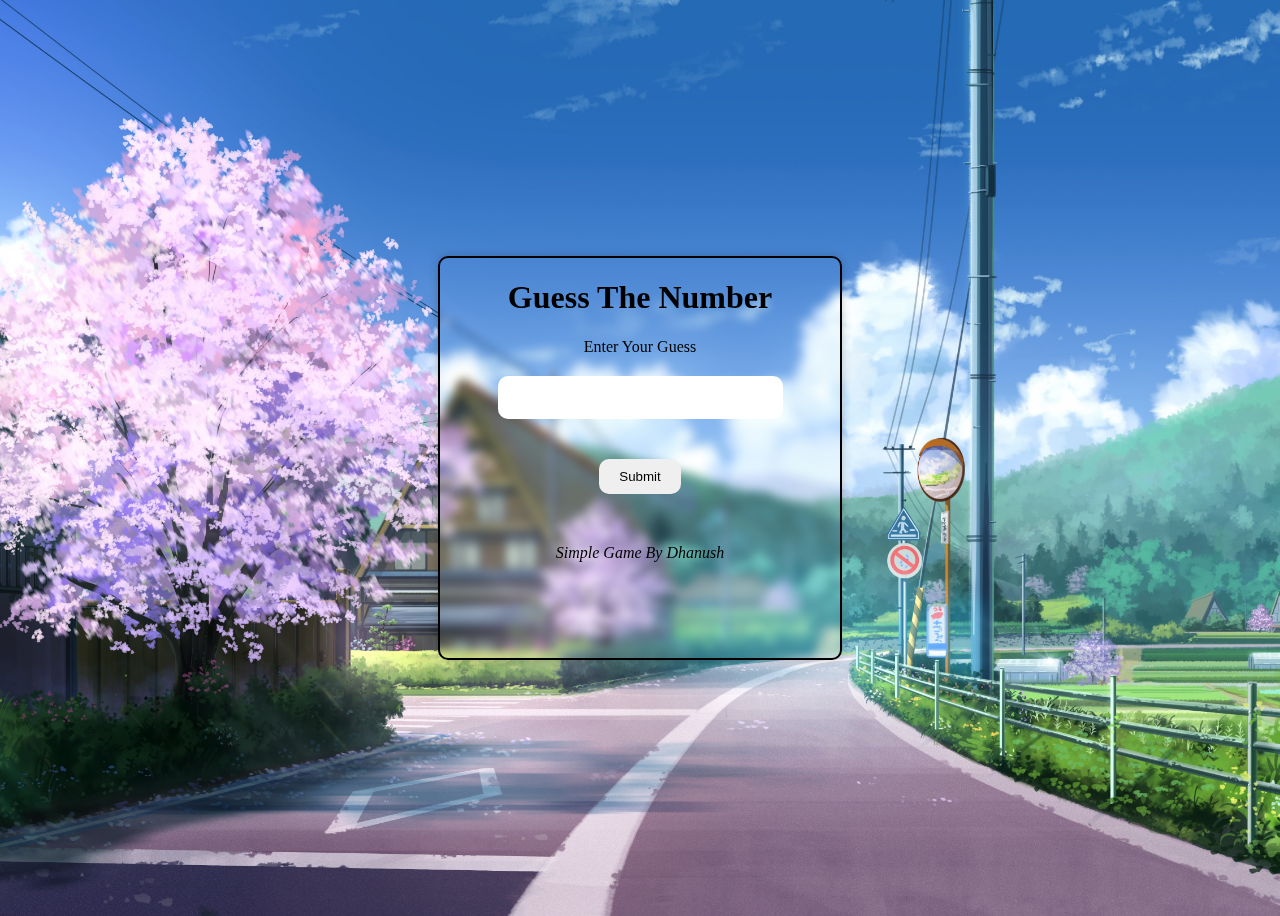
<file: index.html>
<!DOCTYPE html>
<html lang="en">
<head>
    <meta charset="UTF-8">
    <meta name="viewport" content="width=device-width, initial-scale=1.0">
    <title>Document</title>
    <link rel="stylesheet" href="style.css">
    
</head>
<body>
    <div class="wrap">
        <h1>Guess The Number</h1>
        <p id="text"></p>
        <p id="text2"></p>
        <label>Enter Your Guess</label><br>
        <input id="guess"></body><br>
        <button id="btn">Submit</button>
        <p id="foot">Simple Game By Dhanush</p>
        <script src="script.js"></script>
 </div> 
</body>
</html>
</file>
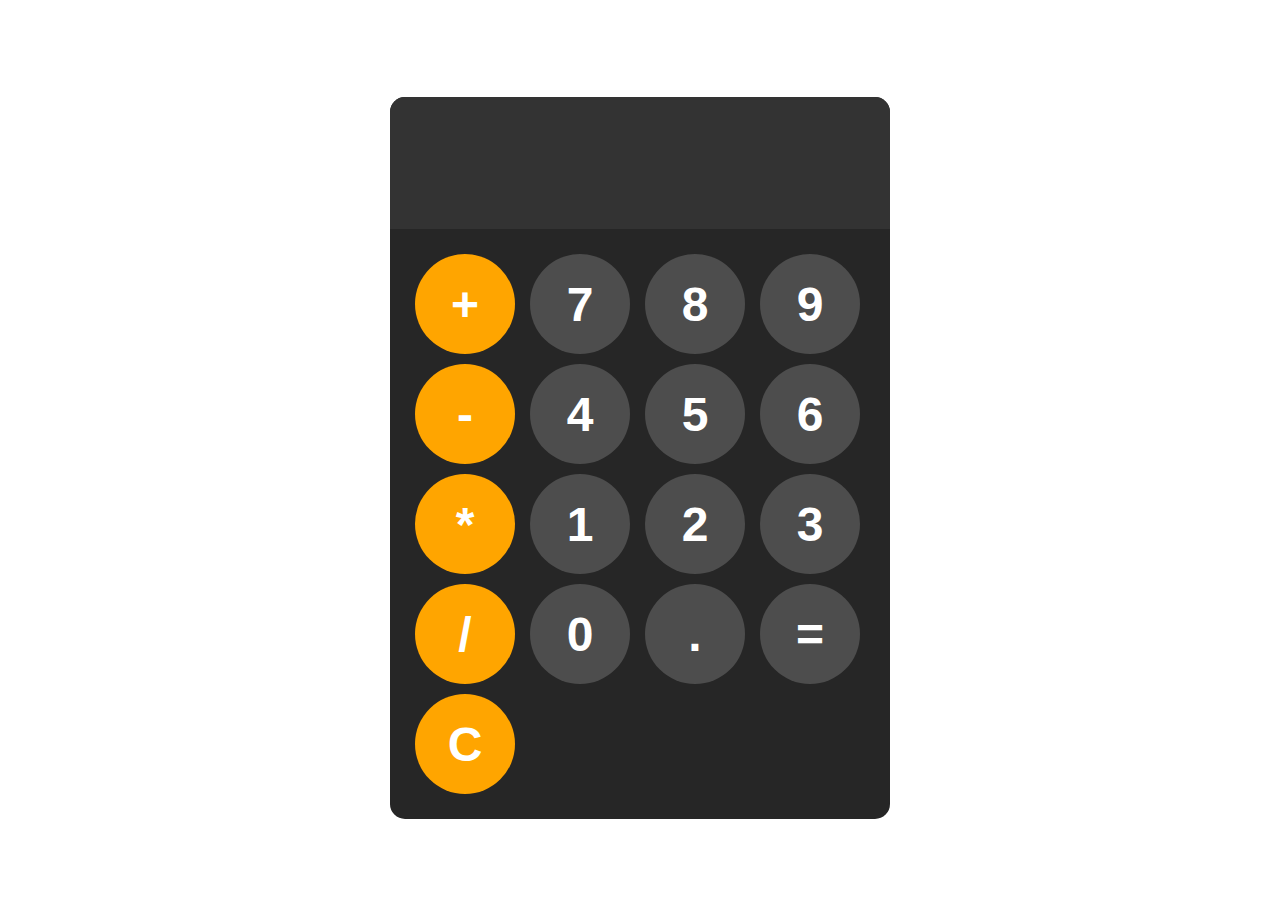
<file: Calculator/index.html>
<!DOCTYPE html>
<html lang="en">
<head>
    <meta charset="UTF-8">
    <meta name="viewport" content="width=device-width, initial-scale=1.0">
    <title>Document</title>
    <link rel="stylesheet" href="style.css">
</head>
<body>
    <div class="wrap">
        <input id='text'></input>
    
    <div class="keys">
        <button onclick="display('+')" style="background-color: orange;">+</button>
        <button onclick="display('7')">7</button>
        <button onclick="display('8')">8</button>
        <button onclick="display('9')">9</button>
        <button onclick="display('-')" style="background-color: orange;">-</button>
        <button onclick="display('4')">4</button>
        <button onclick="display('5')">5</button>
        <button onclick="display('6')">6</button>
        <button onclick="display('*')"style="background-color: orange;">*</button>
        <button onclick="display('1')">1</button>
        <button onclick="display('2')">2</button>
        <button onclick="display('3')">3</button>
        <button onclick="display('/')"style="background-color: orange;">/</button>
        <button onclick="display('0')">0</button>
        <button onclick="display('.')">.</button>
        <button onclick="result()">=</button>
        <button onclick="cleard()" style="background-color: orange;">C</button>    
    </div>
    <script src="script.js"></script>

    </div>
</body>
</html>
</file>
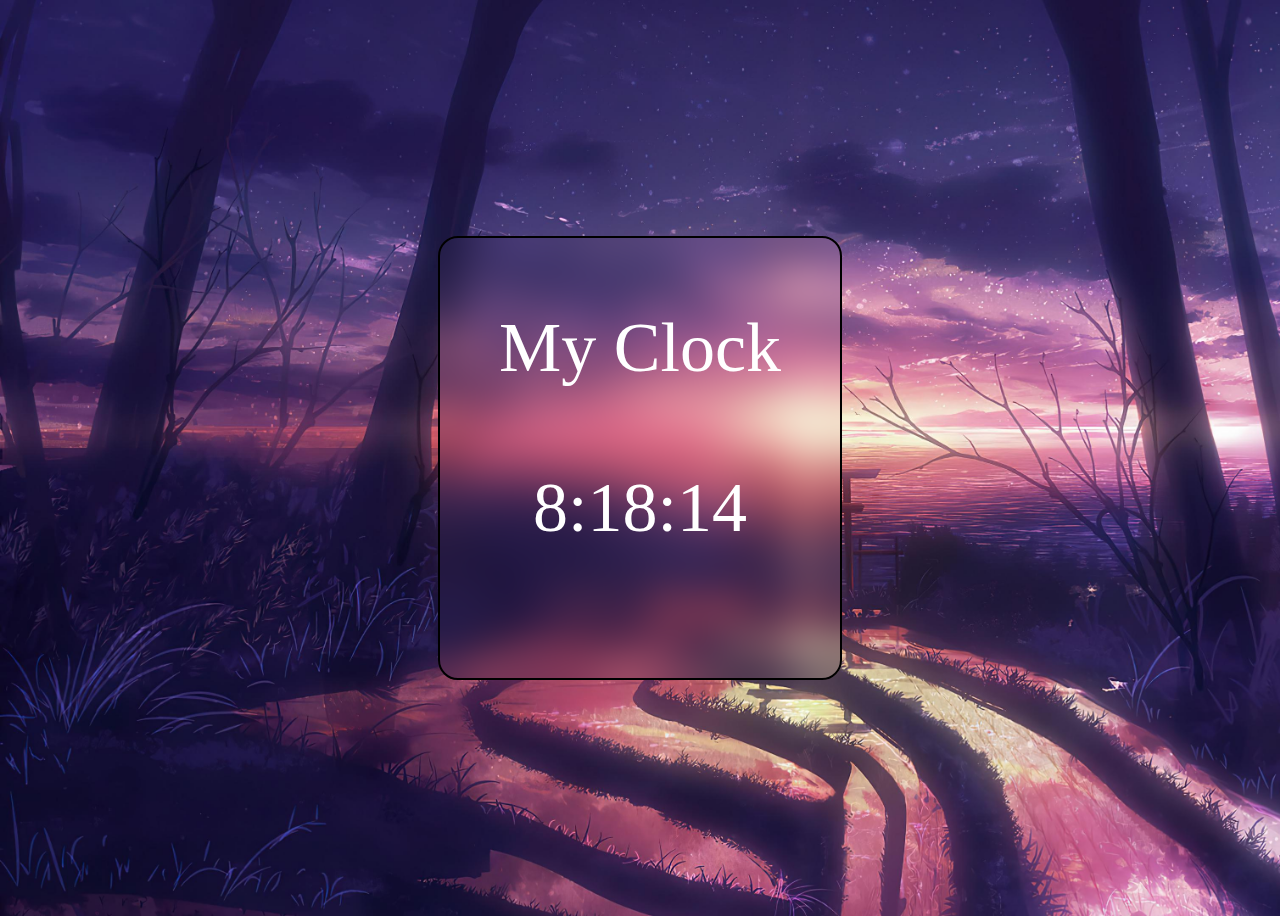
<file: Clock/index.html>
<!DOCTYPE html>
<html lang="en">
<head>
    <meta charset="UTF-8">
    <meta name="viewport" content="width=device-width, initial-scale=1.0">
    <title>Document</title>
    <link rel="stylesheet" href="style.css">
</head>
<body>
    <div class="wrap">
        <p>My Clock</p>
        <div id="clock">00:00:00</div>
    </div>
    <script src="script.js"></script>
</body>
</html>
</file>
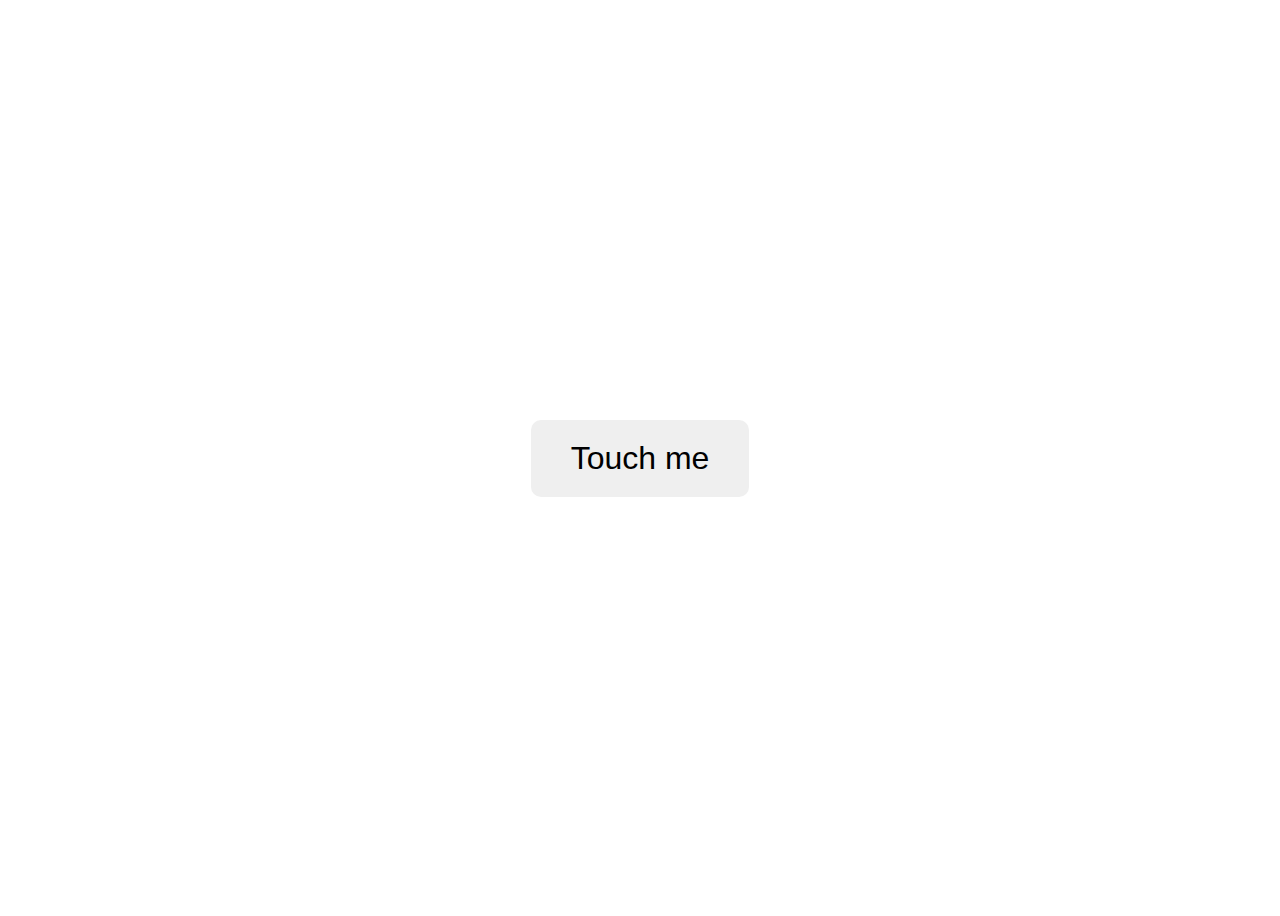
<file: DarkMode/index.html>
<!DOCTYPE html>
<html lang="en">
<head>
    <meta charset="UTF-8">
    <meta name="viewport" content="width=device-width, initial-scale=1.0">
    <title>Document</title>
    <link rel="stylesheet" href="style.css">
</head>
<body>
    <button onclick="mode()">Touch me</button>
    <script src="script.js"></script>
</body>
</html>
</file>
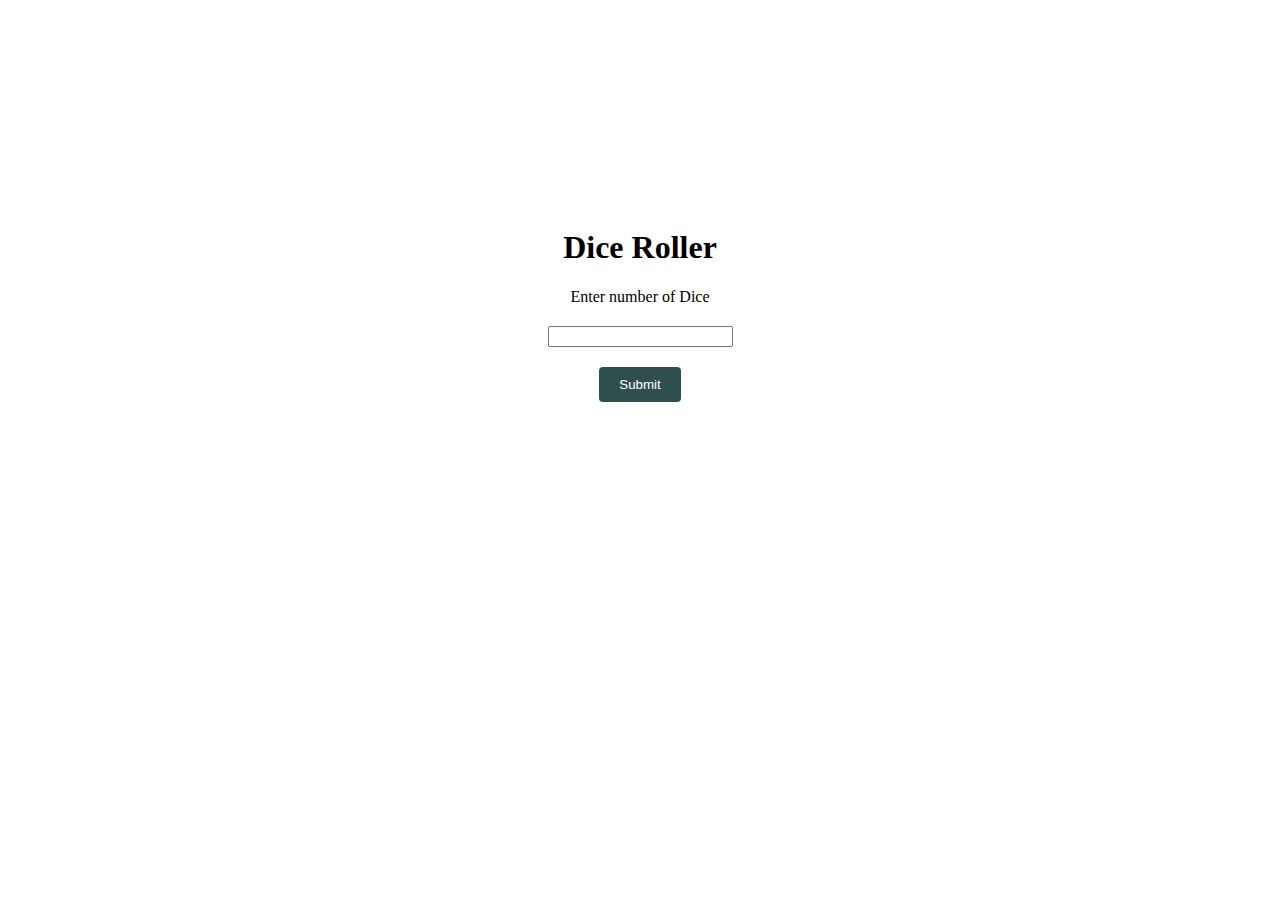
<file: Dice Roller Program/index.html>
<!DOCTYPE html>
<html lang="en">
<head>
    <meta charset="UTF-8">
    <meta name="viewport" content="width=device-width, initial-scale=1.0">
    <title>Document</title>
    <link rel="stylesheet" href="style.css">
</head>
<body>
    <div class="wrap">
        <h1>Dice Roller</h1>
        <label>Enter number of Dice</label><br>
        <input id="num" type="number" min="1"></input><br>
        <button id="btn">Submit</button>
        <div id="resultnum"></div>
        <div id="resultimages"></div>
        <script src="script.js"></script>
    </div>
</body>
</html>
</file>
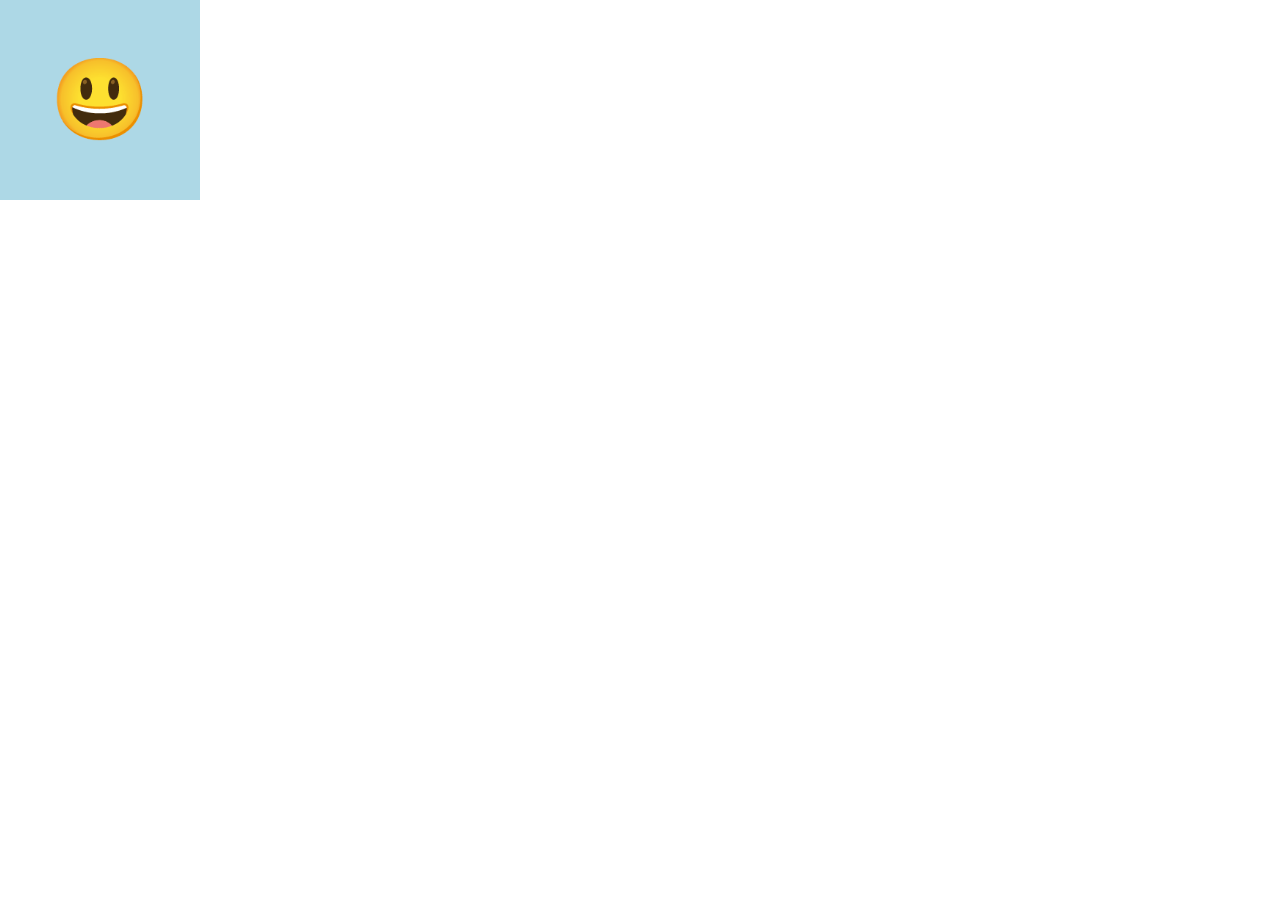
<file: Event part 3/index.html>
<!DOCTYPE html>
<html lang="en">
<head>
    <meta charset="UTF-8">
    <meta name="viewport" content="width=device-width, initial-scale=1.0">
    <title>Document</title>
    <link rel="stylesheet" href="style.css">
</head>
<body>
    <div id="box">😃</div>
    <script src="script.js"></script>
    
</body>
</html>
</file>
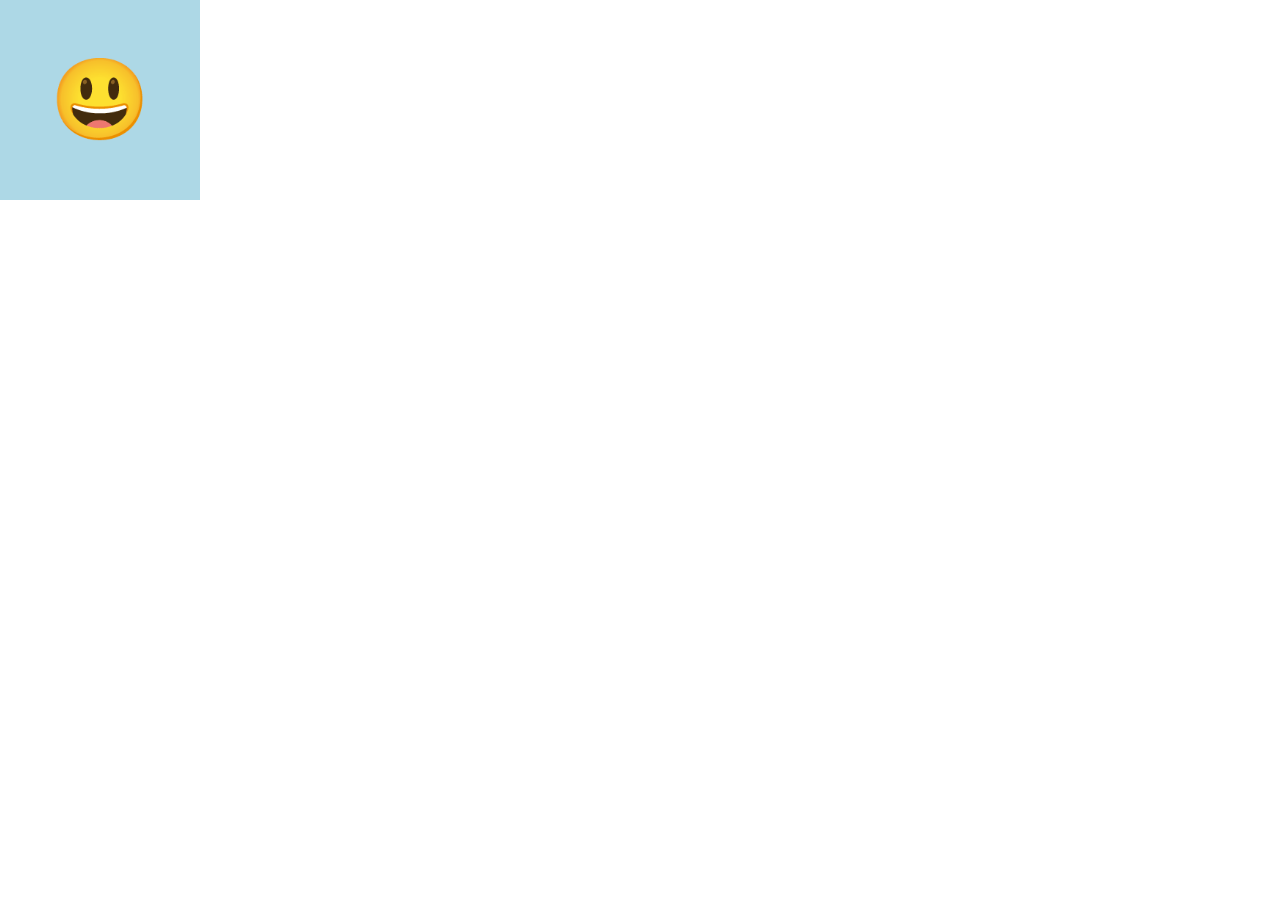
<file: Event part2/index.html>
<!DOCTYPE html>
<html lang="en">
<head>
    <meta charset="UTF-8">
    <meta name="viewport" content="width=device-width, initial-scale=1.0">
    <title>Document</title>
    <link rel="stylesheet" href="style.css">
</head>
<body>
    <div id="box" tabindex="0">😃</div>
    <script src="script.js"></script>
    
</body>
</html>
</file>
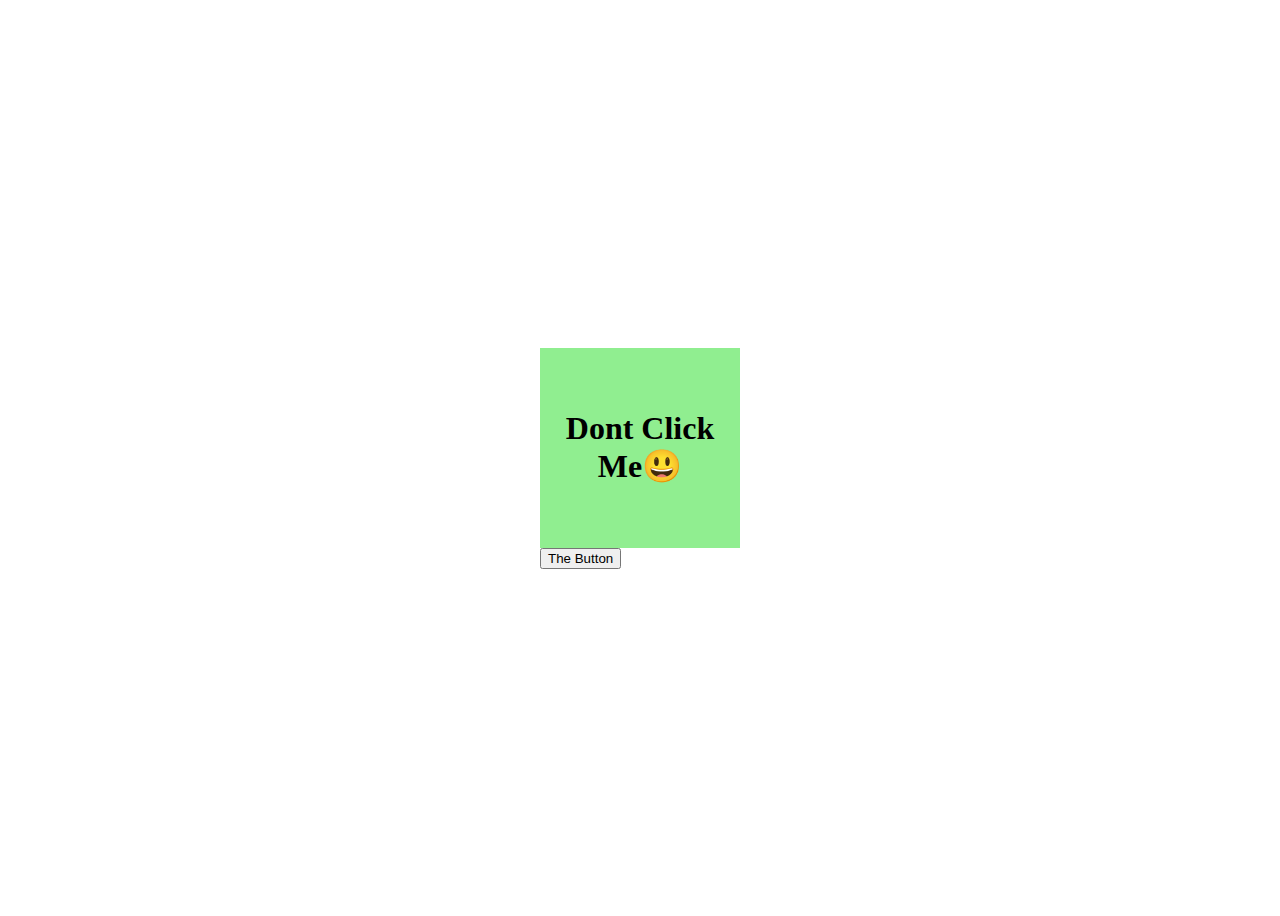
<file: Event/index.html>
<!DOCTYPE html>
<html lang="en">
<head>
    <meta charset="UTF-8">
    <meta name="viewport" content="width=device-width, initial-scale=1.0">
    <title>Document</title>
    <link rel="stylesheet" href="style.css">
</head>
<body>
    <div class="wrap">

        <div id="box">Dont Click Me😃</div>
        <button id="btn">The Button</button>
    </div>
    <script src="script.js"></script>
</body>
</html>
</file>
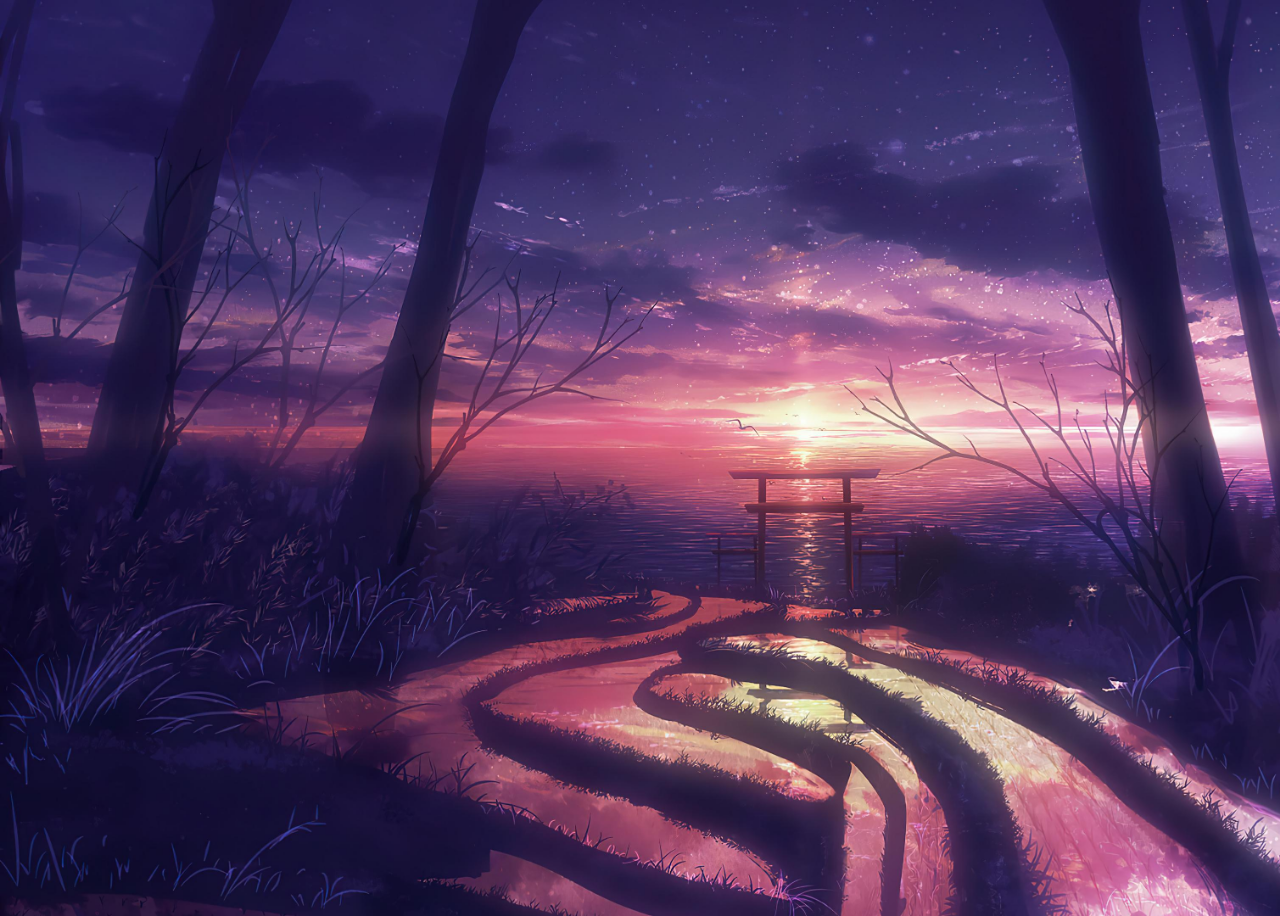
<file: Proj4/index.html>
<!DOCTYPE html>
<html lang="en">
<head>
    <meta charset="UTF-8">
    <meta name="viewport" content="width=device-width, initial-scale=1.0">
    <title>Document</title>
    <link rel="stylesheet" href="style.css">
</head>
<body>
    <script src="script.js"></script>
</body>
</html>
</file>
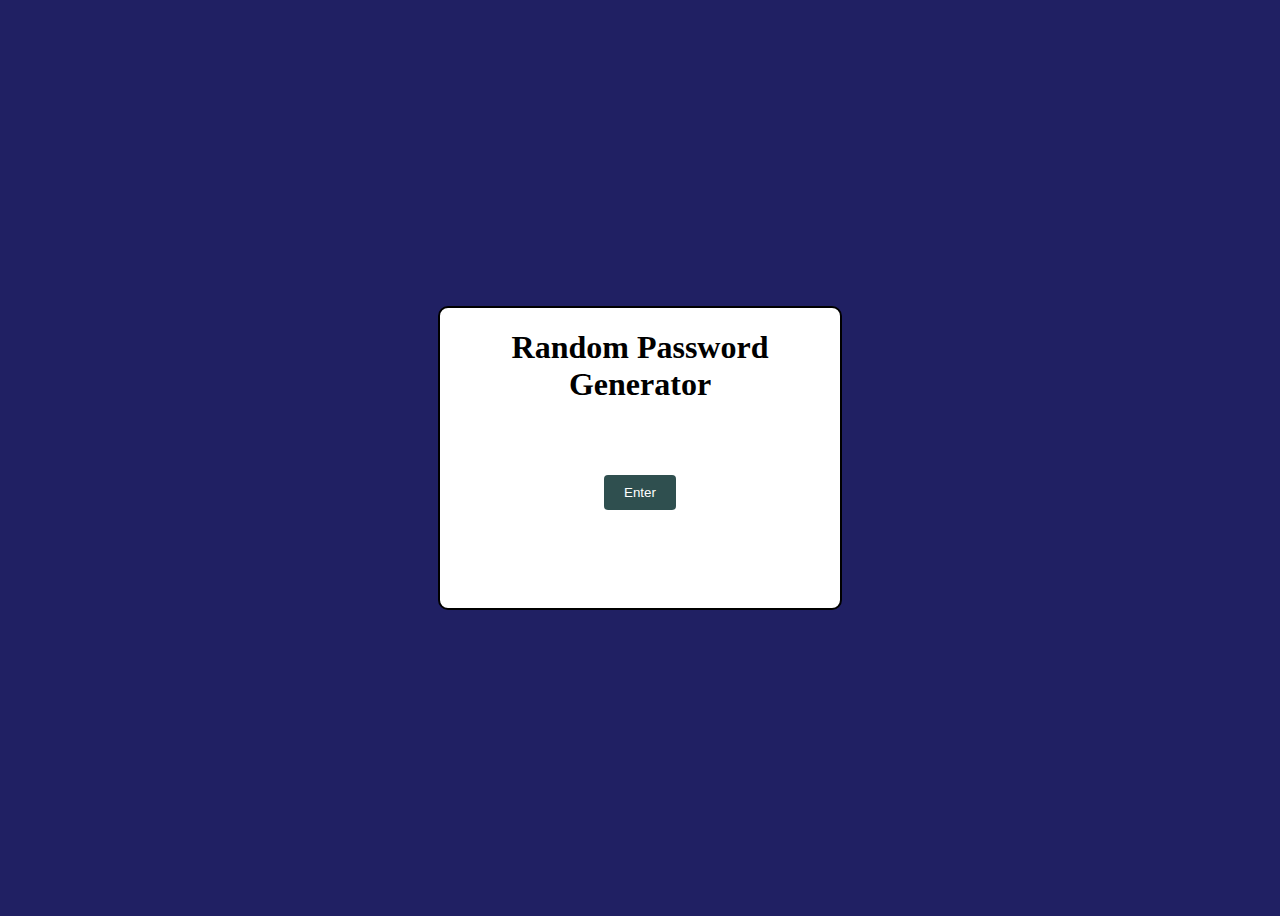
<file: Random Password Generator/index.html>
<!DOCTYPE html>
<html lang="en">
<head>
    <meta charset="UTF-8">
    <meta name="viewport" content="width=device-width, initial-scale=1.0">
    <title>Document</title>
    <link rel="stylesheet" href="style.css">
</head>
<body>
    <div class="wrap">
        <h1>Random Password<br> 
            Generator</h1>
        <button id="btn">Enter</button>
        <p id="text"></p>
        <script src="script.js"></script>
    </div>
</body>
</html>
</file>
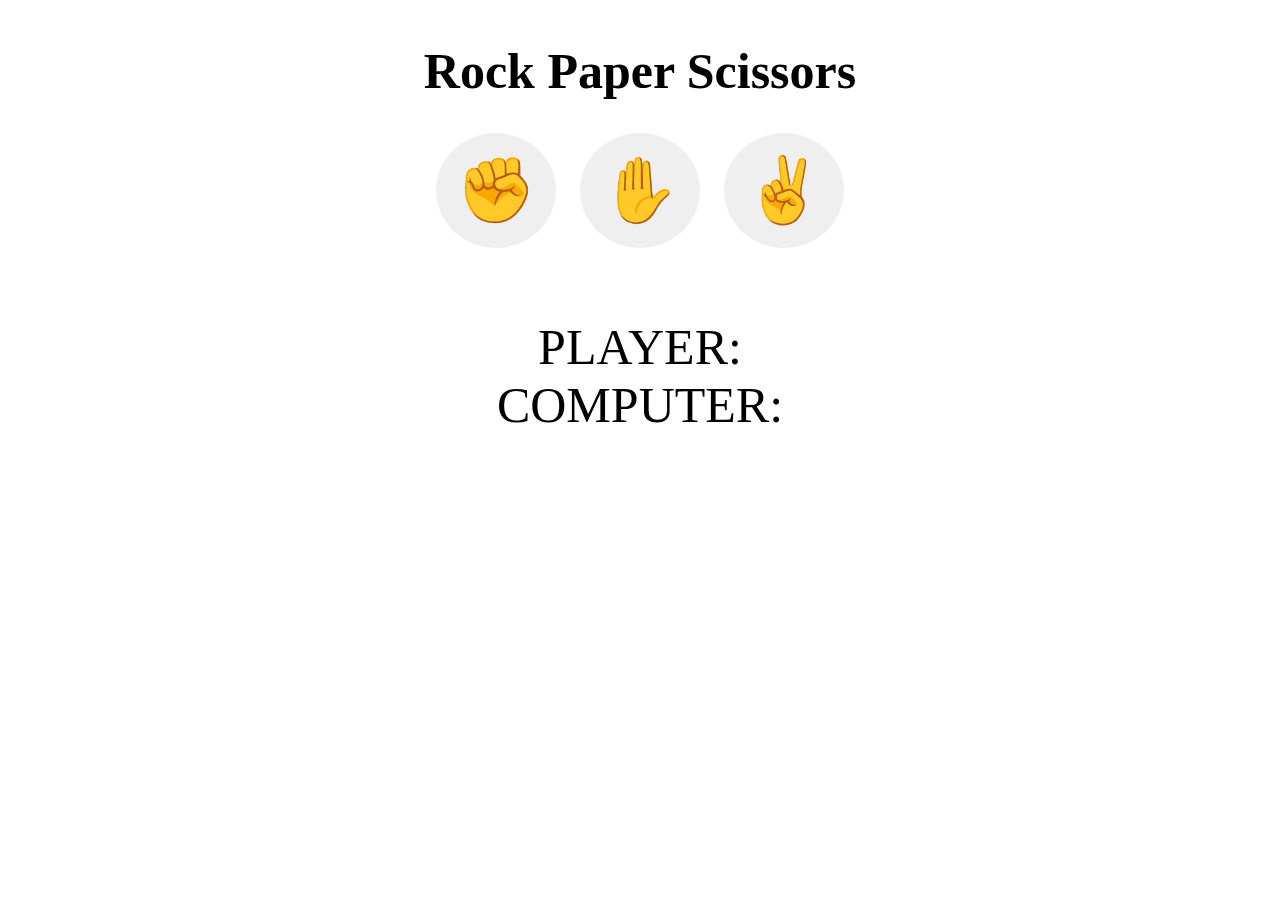
<file: RPS/index.html>
<!DOCTYPE html>
<html lang="en">
<head>
    <meta charset="UTF-8">
    <meta name="viewport" content="width=device-width, initial-scale=1.0">
    <title>Document</title>
    <link rel="stylesheet" href="style.css">
</head>
<body>
    <div class="wrap">
        <h1>Rock Paper Scissors</h1>
        <div class="choice">
            <button onclick="playgame('rock')">✊</button>
            <button onclick="playgame('paper')">✋</button>
            <button onclick="playgame('scissors')">✌️</button>
        </div>

        <div id="playerres">PLAYER:</div>
        <div id="compres">COMPUTER:</div>
        <div id="result"></div>

    </div>
    <script src="script.js"></script>
    
</body>
</html>
</file>
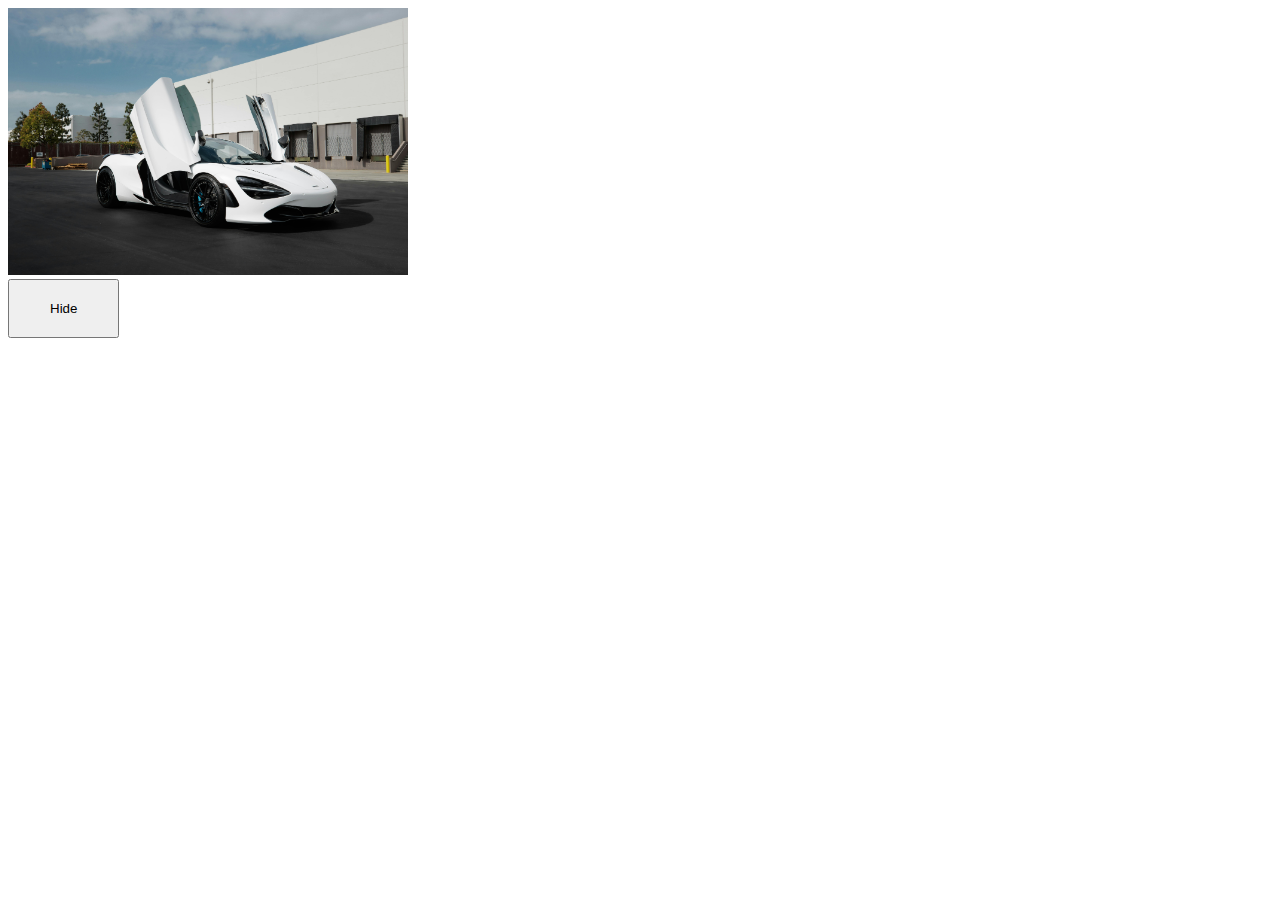
<file: Show/index.html>
<!DOCTYPE html>
<html lang="en">
<head>
    <meta charset="UTF-8">
    <meta name="viewport" content="width=device-width, initial-scale=1.0">
    <title>Document</title>
    <link rel="stylesheet" href="style.css">
</head>
<body>
    <img src="1.jpg" id="img" width="400px"><br>
    <button id="btn">Hide</button>
    <script src="script.js"></script>
    
</body>
</html>
</file>
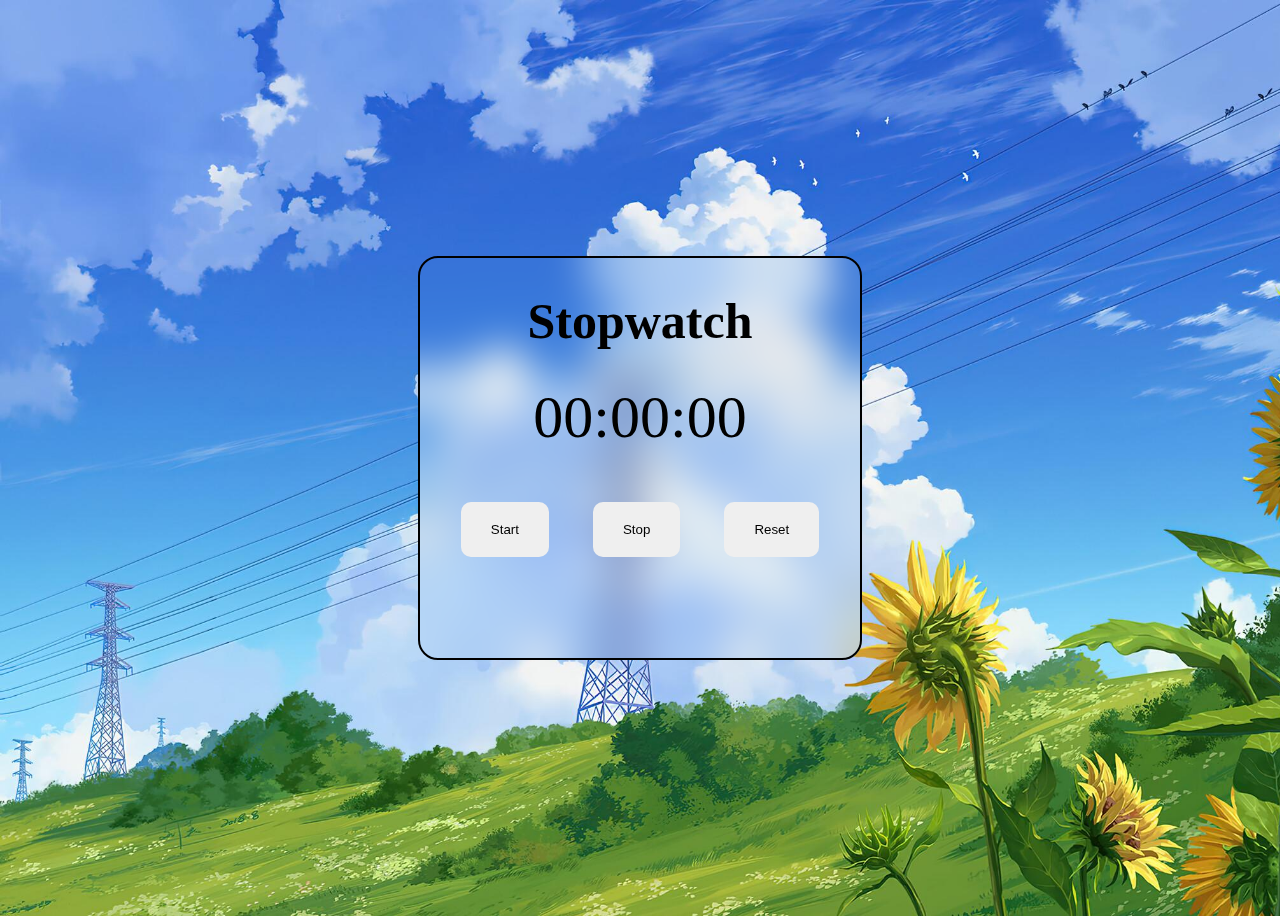
<file: Stopwatch/index.html>
<!DOCTYPE html>
<html lang="en">
<head>
    <meta charset="UTF-8">
    <meta name="viewport" content="width=device-width, initial-scale=1.0">
    <title>Document</title>
    <link rel="stylesheet" href="style.css">
</head>
<body>
    <div class="wrap">
        <h1>Stopwatch</h1>
        <div id="time">00:00:00</div>
        <button id="btn1" onclick="start()">Start</button>
        <button id="btn2" onclick="stop()">Stop</button>
        <button id="btn3" onclick="reset()">Reset</button>
    </div>
    <script src="script.js"></script>
</body>
</html>
</file>
<file: style.css>
body{
    display: flex;
    align-items: center;
    justify-content: center;
    height: 100vh;
    background: url('1.jpg') no-repeat;
    background-size:cover ;
    background-position: center;
}

.wrap{
    background: transparent;
    border: solid 2px black;
    backdrop-filter: blur(5px);
    box-shadow: 0 0 10px rgba(0, 0, 0, 0.2);
    text-align: center;
    width: 400px;
    height: 400px;
    border-radius: 10px;
}

input{
    margin: 20px;
    border-radius: 10px;
    border: none;
    padding: 10px;
    font-size: 20px;
}

button{
    margin-top: 20px;
    border-radius: 10px;
    border: none;
    padding: 10px 20px;
    transition: 0.4s transform;
}

button:hover{
    cursor:pointer;
    transform: scale(1.2);
}

#foot{
    font-style: italic;
    font: bold;
    margin-top: 50px;
}
</file>
<file: Calculator/style.css>
body{
    display: flex;
    justify-content: center;
    align-items: center;
    min-height: 100vh;
}

.wrap{
    background-color: hsl(0, 0%, 15%);
    max-width: 500px;
    overflow: hidden;
    border-radius: 15px;
}
#text{
    width: 100%;
    padding:20px;
    border: none;
    font-size: 5rem;
    background-color: hsl(0, 0%, 20%);
    text-align: left;
    color: white;
}
.keys{
    display: grid;
    grid-template-columns: repeat(4,1fr);
    gap: 10px;
    padding: 25px;

}
button{
    width: 100px;
    height: 100px;
    border-radius: 50px;
    border: none;
    background-color: hsl(0, 0%, 30%);
    color: white;
    font-size: 3rem;
    font-weight: bold;
    cursor: pointer;
}

button:hover{
    background-color: hsl(0, 0%, 40%);
}
</file>
<file: Clock/style.css>
body{
    display: flex;
    justify-content: center;
    align-items: center;
    height: 100vh;
    background: url(1.jpg) no-repeat;
    background-size: cover;
}
.wrap{
    border: 2px solid black;
    background: transparent;
    color: white;
    backdrop-filter: blur(20px);
    border-radius:20px ;
    width: 400px;
    height: 440px;
    text-align: center;
    font-size:70px;
}
.wrap #clock{
    margin-top: 20%;
}
</file>
<file: DarkMode/style.css>
button{
    padding: 20px 40px;
    font-size: 2rem;
    border-radius: 10px;
    border: none;
    cursor: pointer;
}

body{
    display: flex;
    justify-content: center;
    align-items: center;
    min-height: 100vh;
}
</file>
<file: Dice Roller Program/style.css>
body{
    display: flex;
    justify-content: center;
    align-items: center;
    height: 100vh;
}

.wrap{
    width: 400px;
    height: 500px;
    text-align: center;
}

input{
    margin-top:20px ;
}

button{
    margin: 20px;
    border-radius: 4px;
    border: none;
    padding: 10px 20px;
    background-color: darkslategray;
    color: white;
}

button:hover{
    cursor: pointer;
}
</file>
<file: Event part 3/style.css>
*{
    margin: 0;
}
#box{
    display: flex;
    justify-content: center;
    align-items:center ;
    text-align: center;
    background-color: lightblue;
    width: 200px;
    height: 200px;
    font-size: 5rem;
    position: relative;
}
</file>
<file: Event part2/style.css>
*{
    margin: 0;
}
#box{
    display: flex;
    justify-content: center;
    align-items:center ;
    text-align: center;
    background-color: lightblue;
    width: 200px;
    height: 200px;
    font-size: 5rem;
    position: relative;
}
</file>
<file: Event/style.css>
body{
    display: flex;
    justify-content: center;
    align-items: center;
    min-height: 100vh;
}
#box{
    display: flex;
    justify-content: center;
    align-items: center;
    background-color: lightgreen;
    width: 200px;
    height: 200px;
    font-weight: bold;
    font-size: 2rem;
    text-align: center;
    transition: 0.5s transform;
}
#box:hover{
    cursor: pointer;
    transform: scale(1.2);
}
</file>
<file: Proj4/style.css>
body{
    display: flex;
    justify-content: center;
    align-items: center;
    height: 100vh;
    background: url(1.jpg) no-repeat;
    background-size: cover;
}
.wrap{
    border: 2px solid black;
    background: transparent;
    color: white;
    backdrop-filter: blur(20px);
    border-radius:20px ;
    width: 400px;
    height: 440px;
    text-align: center;
    font-size:70px;
}
.wrap #clock{
    margin-top: 20%;
}
</file>
<file: Random Password Generator/style.css>
body{
    display: flex;
    align-items: center;
    justify-content: center;
    height: 100vh;
    background-color:rgb(32, 32, 99);
}

.wrap{
    text-align: center;
    width: 400px;
    height: 300px;
    border: solid 2px black;
    border-radius: 10px;
    background-color: white;
}

button{
    margin-top: 50px;
    padding: 10px 20px;
    border-radius: 4px;
    border: none;
    transition: 0.4s transform;
    background-color: darkslategrey;
    color: white;
}
button:hover{
    cursor: pointer;
    transform: scale(1.2);
    
}

#text{
    margin-top: 40px;
    font-size: 30px;
}
</file>
<file: RPS/style.css>
body{
    display: flex;
    justify-content: center;
    align-items: center;
    text-align: center;
}

button{
    padding: 20px 20px;
    font-size: 4rem;
    margin: 0px 10px;
    border-radius: 50%;
    border: none;
    cursor: pointer;
    margin-bottom: 70px;
}

h1{
    font-size: 50px;
}

#playerres,#compres,#result{
    font-size: 50px;
}
</file>
<file: Show/style.css>
button{
    padding: 20px 40px;
    cursor: pointer;
}
</file>
<file: Stopwatch/style.css>
body{
    display: flex;
    justify-content: center;
    align-items: center;
    height: 100vh;
    background:url(1.jpg) no-repeat;
    background-size: cover;
}

.wrap{
    backdrop-filter: blur(20px);
    border: 2px solid black;
    border-radius: 20px;
    width: 440px;
    height: 400px;
    text-align: center;
}

h1{
    font-size: 50px;
}

.wrap #time{
    font-size: 60px;
}

button{
    
    padding: 20px 30px;
    border-radius: 10px ;
    border: none;
    transition: 1s color,1s background-color,0.2s transform;
}
#btn1,#btn2,#btn3{
    margin: 20px;
    margin-top: 50px;
}

button:hover{
    cursor: pointer;
    background-color: black;
    color: white;
    transform: scale(1.2);
}
</file>
